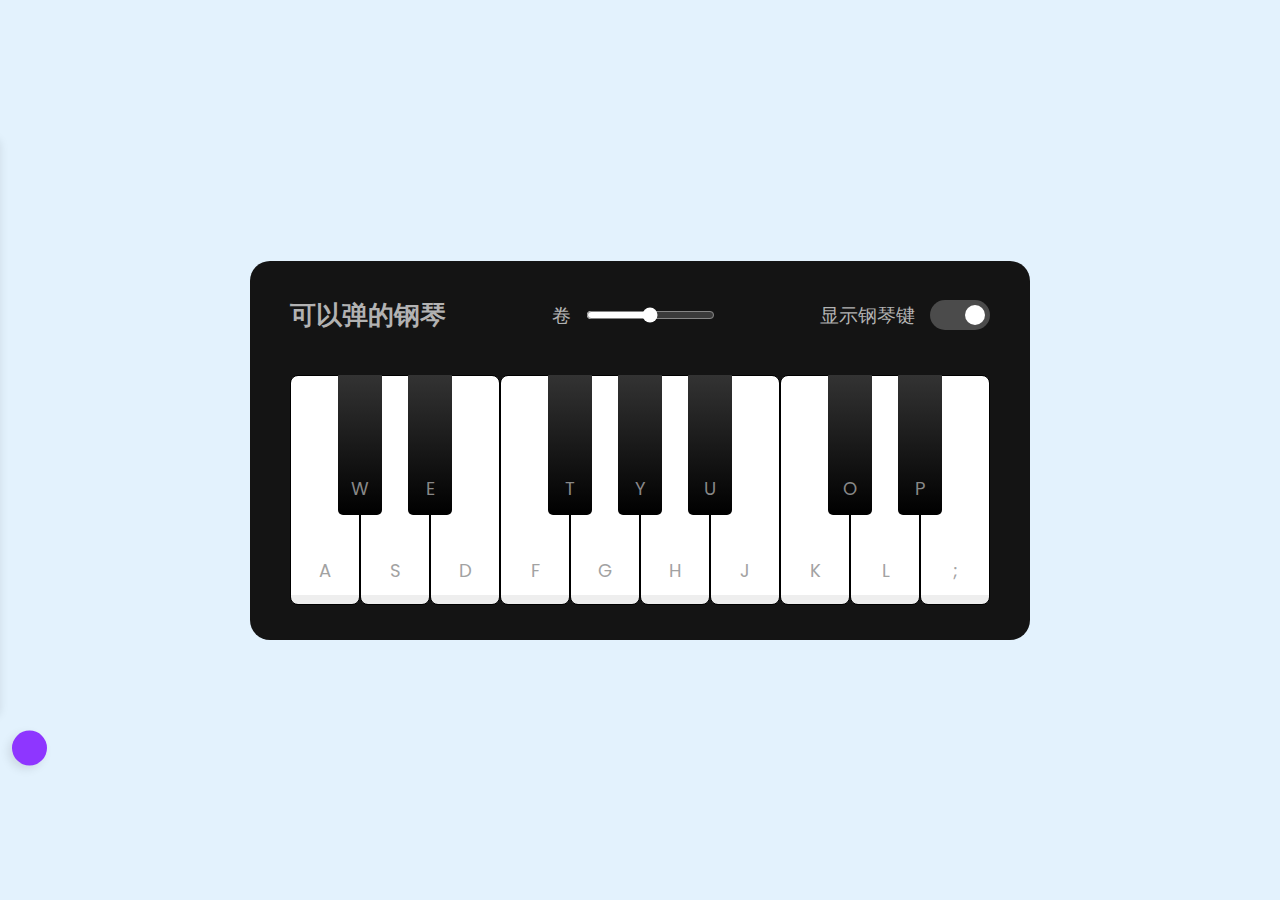
<file: Playable PIANO in JavaScript/index.html>
<!DOCTYPE html>
<html lang="en" dir="ltr">
  <head>
    <meta charset="utf-8">
    <title>html+css+js实现可弹的钢琴</title>
    <link rel="stylesheet" href="style.css">
    <link rel="stylesheet" href="icon.css">
    <meta name="viewport" content="width=device-width, initial-scale=1.0">
    <script src="script.js" defer></script>
  </head>
  <body>
    <div class="wrapper">
      <header>
        <h2>可以弹的钢琴</h2>
        <div class="column volume-slider">
          <span>卷</span><input type="range" min="0" max="1" value="0.5" step="any">
        </div>
        <div class="column keys-checkbox">
          <span>显示钢琴键</span><input type="checkbox" checked>
        </div>
      </header>
      <ul class="piano-keys">
        <li class="key white" data-key="a"><span>a</span></li>
        <li class="key black" data-key="w"><span>w</span></li>
        <li class="key white" data-key="s"><span>s</span></li>
        <li class="key black" data-key="e"><span>e</span></li>
        <li class="key white" data-key="d"><span>d</span></li>
        <li class="key white" data-key="f"><span>f</span></li>
        <li class="key black" data-key="t"><span>t</span></li>
        <li class="key white" data-key="g"><span>g</span></li>
        <li class="key black" data-key="y"><span>y</span></li>
        <li class="key white" data-key="h"><span>h</span></li>
        <li class="key black" data-key="u"><span>u</span></li>
        <li class="key white" data-key="j"><span>j</span></li>
        <li class="key white" data-key="k"><span>k</span></li>
        <li class="key black" data-key="o"><span>o</span></li>
        <li class="key white" data-key="l"><span>l</span></li>
        <li class="key black" data-key="p"><span>p</span></li>
        <li class="key white" data-key=";"><span>;</span></li>
      </ul>
    </div>

    <div class="container">
      <span class="close-btn">
        <i class="fa-solid fa-xmark"></i>
      </span>
  
      <div class="media-icons">
        <a href="#" style="background: #1da1f2;">
          <i class="fa-solid fa-envelope"></i>
          <!-- <i class="fa-brands fa-pinterest"></i> -->
          <span class="tooltip" style="color: #1da1f2;">Mail</span>
        </a>
        <a href="https://www.youtube.com/@RADWIMPS_official" style="background: #ff0000;">
          <i class="fa-brands fa-youtube"></i>
          <span class="tooltip" style="color: #ff0000;">YouTube</span>
        </a>
        <a href="https://www.tiktok.com/@radwimps_official" style="background: #000000;">
          <i class="fa-brands fa-tiktok"></i>
          <span class="tooltip" style="color: black;">Tiktok</span>
        </a>
        <a href="https://www.instagram.com/radwimps_jp" style="background: #E4405F; font-size: 24px;">
          <i class="fa-brands fa-instagram"></i>
          <span class="tooltip" style="color: #ff0000;">Instagram</span>
        </a>
        <a href="https://twitter.com/RADWIMPS" style="background: #1da1f2;">
          <i class="fa-brands fa-twitter"></i>
          <span class="tooltip" style="color: #1da1f2;">Twitter</span>
        </a>
        <a href="https://www.facebook.com/radwimps.official" style="background: #4267b2;">
          <i class="fa-brands fa-facebook-f"></i>
          <span class="tooltip" style="color: #4267b2;">Facebook</span>
        </a>
        <a href="#" style="background: #0088CC; font-size: 18px;">
          <i class="fa-brands fa-telegram"></i>
          <!-- <img src="images/Telegram_(software)-Logo.wine.png" style="height: 48px; width: 48px; border-radius: 50%;" alt=""> -->
          <!-- <i class="fa-brands fa-dribbble"></i> -->
          <span class="tooltip" style="color: #0088CC;">Telegram</span>
        </a>
        <a href="#" style="background: #8e36ff">
          <i class="fa-brands fa-github"></i>
          <span class="tooltip" style="color: #8e36ff;">Github</span>
        </a>
        <a href="#" style="background: #00C300; font-size: 24px;">
          <i class="fa-brands fa-line"></i>
          <!-- <i class="fa-brands fa-linkedin"></i> -->
          <span class="tooltip" style="color: #00C300">Line</span>
        </a>
        <a href="#" style="background-color: #1da1f2;">
          <img src="icon32_wx_logo.png" style="height: 24px; width: 24px;" alt="">
          <span class="tooltip" style="color: #00C300">WeChat</span>
        </a>
        <a href="#" style="background: #1da1f2">
          <!-- <img src="images/Tencent_QQ-Logo.wine.png" style="height: 32px; width: 32px;" alt=""> -->
          <i class="fa-brands fa-qq"></i>
          <span class="tooltip" style="color: #1da1f2">QQ:2322189664</span>
        </a>
        <a href="../html/mine.html" style="background: #1da1f2">
          <i class="fa-solid fa-reply"></i>
          <!-- <img src="images/icon-park-outline_return.png" style="height: 16px; width: 16px;" alt=""> -->
          <!-- <span class="tooltip" style="color: #1da1f2">返回</span> -->
        </a>
      </div>
    </div>
  
    <script>
      const closeBtn = document.querySelector(".close-btn");
  
      closeBtn.addEventListener("click", () => {
        closeBtn.classList.toggle("open");
      });
    </script>

  </body>
</html>
</file>
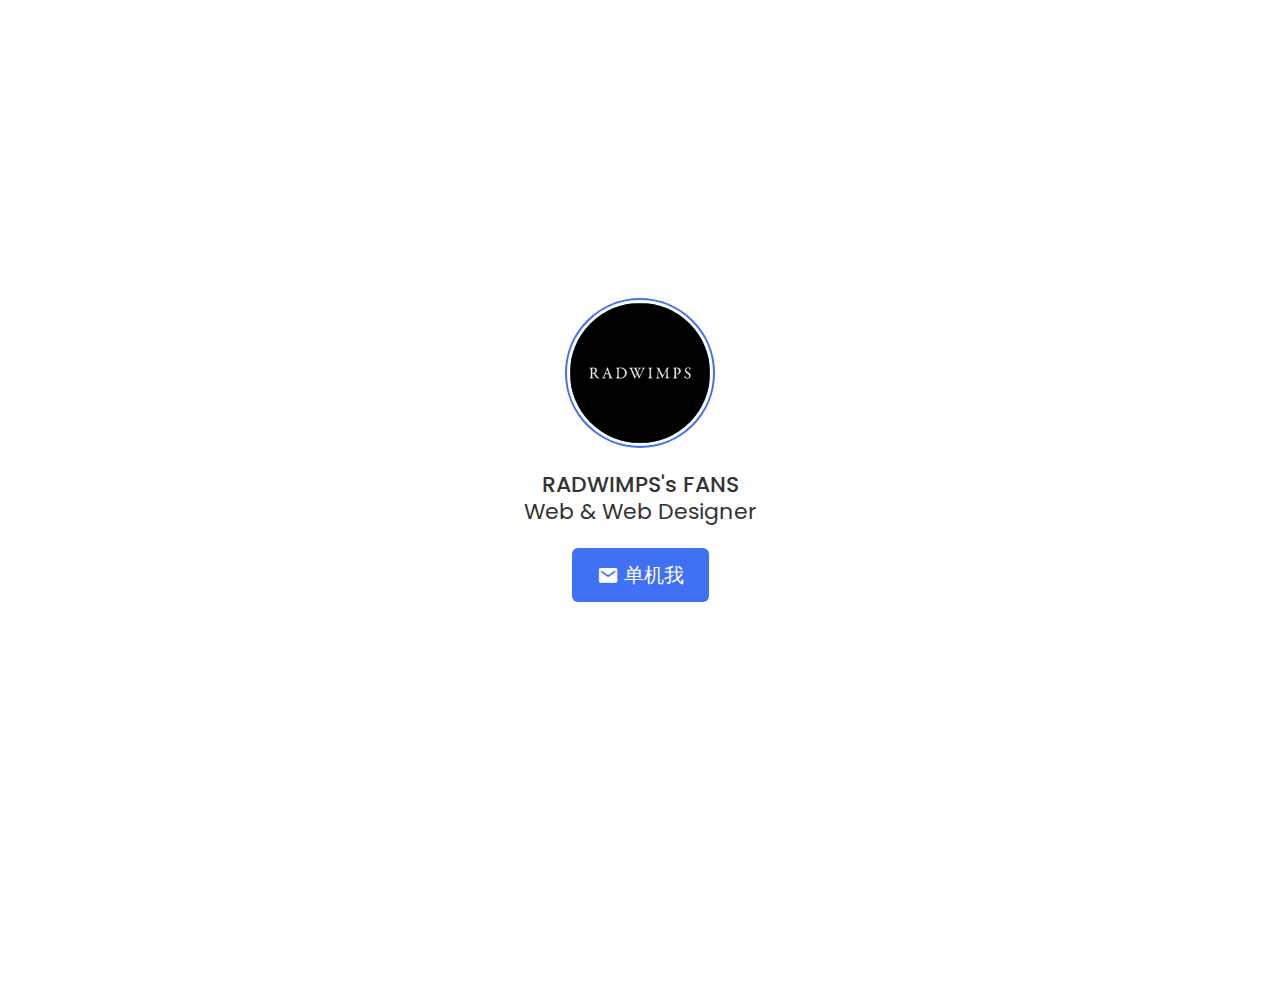
<file: html/feedback.html>
<!DOCTYPE html>
<html lang="en">
<head>
    <meta charset="UTF-8">
    <meta http-equiv="X-UA-Compatible" content="IE=edge">
    <meta name="viewport" content="width=device-width, initial-scale=1.0">
    <title>Animated Popup Modal Box</title>
    <link rel="stylesheet" href="../css/feedback.css">
    <link href='https://unpkg.com/boxicons@2.1.1/css/boxicons.min.css' rel='stylesheet'>
</head>
<body>
    <section>
        <div class="profile">
            <div class="profile-img">
                <img src="../images/RADWIMPS.jpg" alt="">
            </div>
            <span class="name">RADWIMPS's FANS</span>
            <span class="profession">Web & Web Designer</span>
            <div id="hireBtn" class="button">
                <i class="bx bxs-envelope"></i>
                <button>单机我</button>
            </div>
        </div>
        <div class="popup-outer">
            <div class="popup-box">
                <i id="close" class="bx bx-x close"></i>
                <div class="profile-text">
                    <img src="../images/RADWIMPS.jpg" alt="">
                    <div class="text">
                        <span class="name">RADWIMPS's FANS</span>
                         <span class="profession">Web & Web Designer</span>
                    </div>
                </div>
                <form action="#">
                    <textarea spellcheck="false" placeholder="输入您的意见"></textarea>
                    <div class="button">
                        <button id="close" class="cancel">取消</button>
                        <button class="send">发送</button>
                    </div>
                </form>
            </div>
        </div>
    </section>

    <script>
        const section = document.querySelector("section"),
      hireBtn = section.querySelector("#hireBtn"),
      closeBtn = section.querySelectorAll("#close"),
      textArea = section.querySelector("textarea");
 
      hireBtn.addEventListener("click" , () =>{
        section.classList.add("show");
      });

      closeBtn.forEach(cBtn => {
        cBtn.addEventListener("click" , ()=>{
            section.classList.remove("show");
            textArea.value = "";
        });
      });
    </script>
    
</body>
</html>
</file>
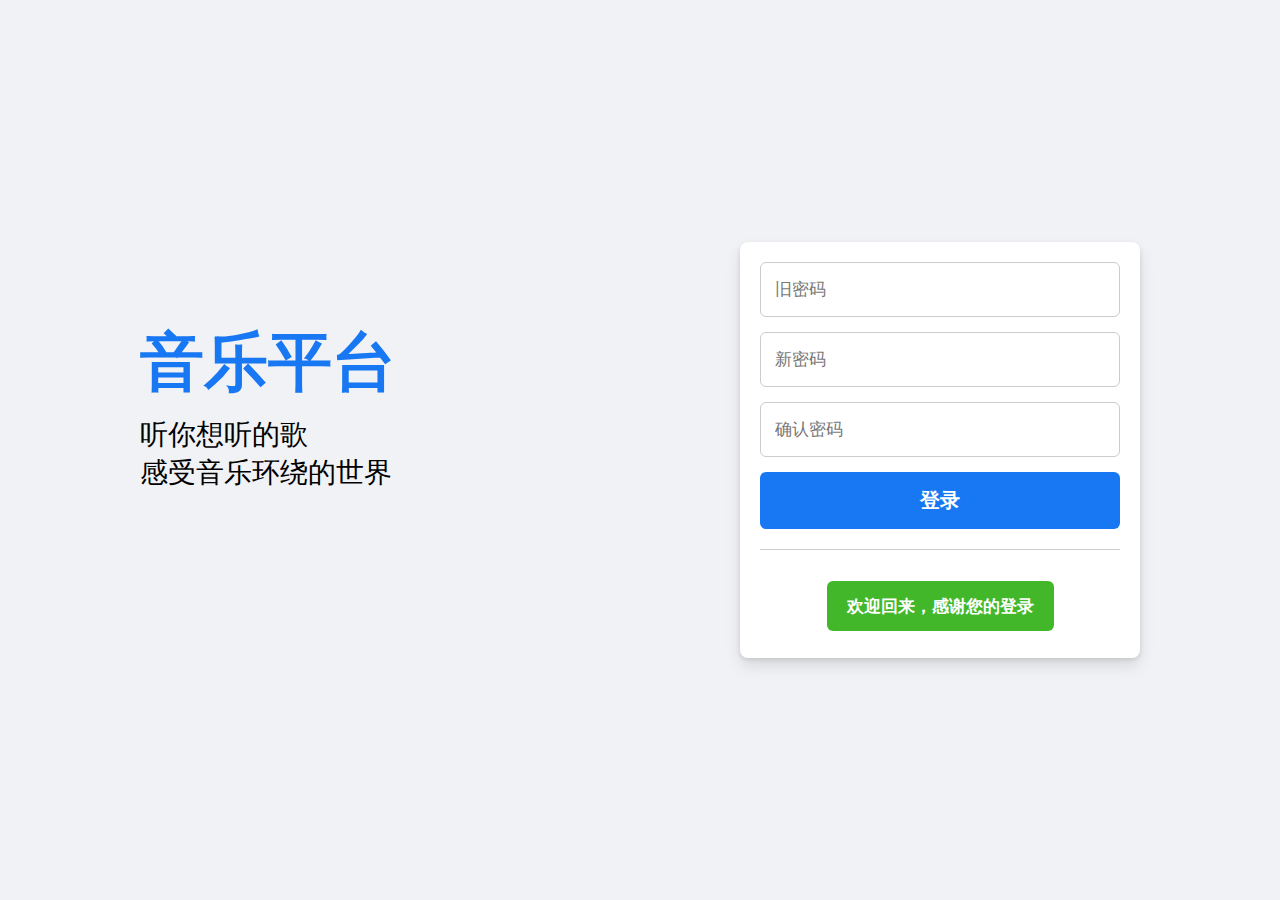
<file: html/fogot.html>
<!DOCTYPE html>
<html lang="en">
  <head>
    <meta charset="UTF-8">
    <meta name="viewport" content="width=device-width, initial-scale=1.0">
    <title>音乐账号</title>
    <link rel="stylesheet" href="../css/login.css">
  </head>
  <body>
    <div class="container flex">
      <div class="music-page flex">
        <div class="text">
          <h1>音乐平台</h1>
          <p>听你想听的歌</p>
          <p>感受音乐环绕的世界</p>
        </div>
        <form action="#">
          <input type="email" placeholder="旧密码" required>
          <input type="password" placeholder="新密码" required>
          <input type="password" placeholder="确认密码" required>
          <div class="link">
            <button type="submit" class="login" onclick="alert('欢迎回来，感谢您的登录！')"><span onclick="showWelcomePopup()">登录</span></button>
          </div>
          <hr>
          <div class="button">
            <a href="#">欢迎回来，感谢您的登录</a>
          </div>
        </form>
      </div>
    </div>
    <!-- <script>
      function showWelcomePopup() {
          alert("欢迎回来！感谢您的登录。");
      }
  </script> -->
  </body>
</html>
</file>
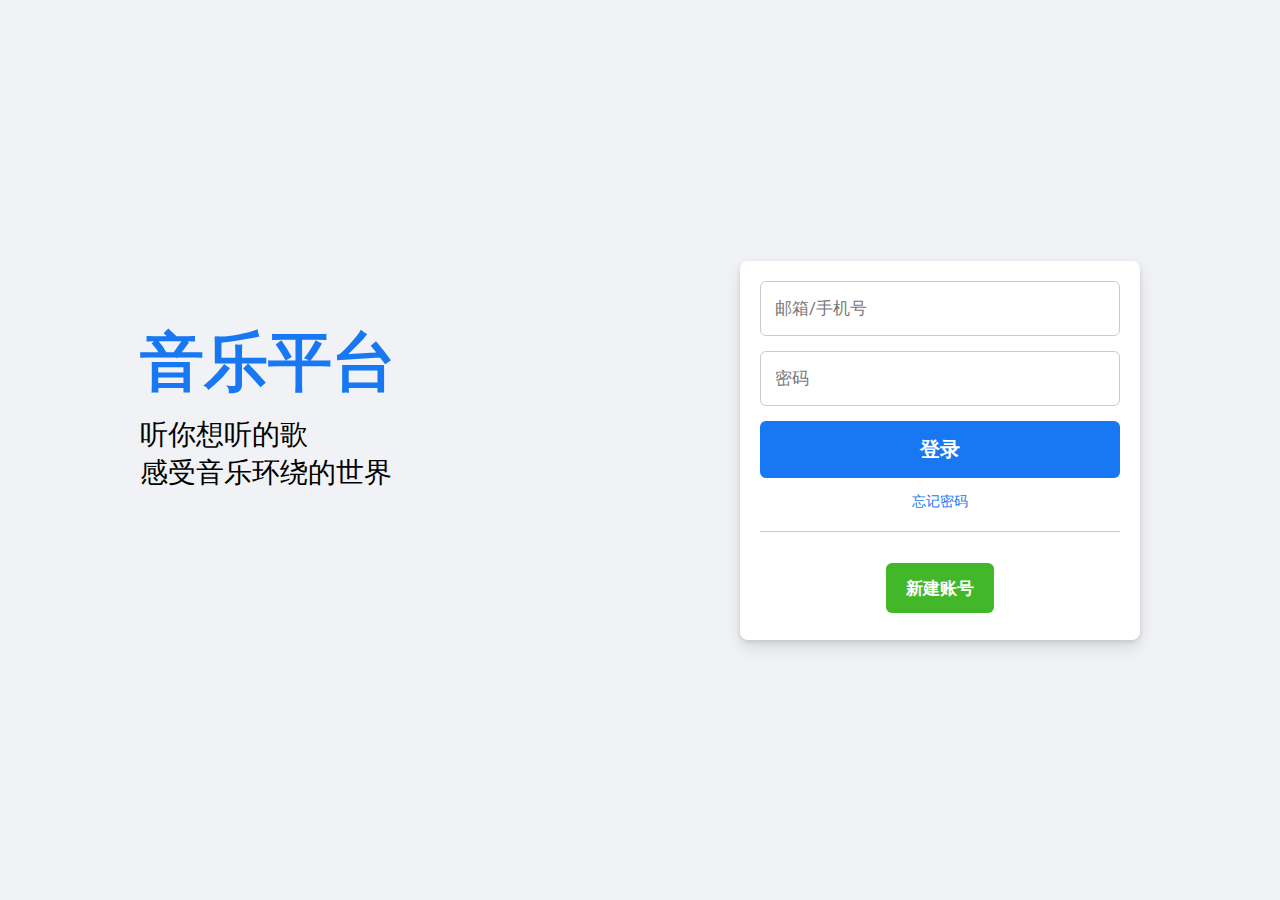
<file: html/login.html>
<!DOCTYPE html>
<html lang="en">
  <head>
    <meta charset="UTF-8">
    <meta name="viewport" content="width=device-width, initial-scale=1.0">
    <title>音乐账号</title>
    <link rel="stylesheet" href="../css/login.css">
  </head>
  <body>
    <div class="container flex">
      <div class="music-page flex">
        <div class="text">
          <h1>音乐平台</h1>
          <p>听你想听的歌</p>
          <p>感受音乐环绕的世界</p>
        </div>
        <form action="#">
          <input type="email" placeholder="邮箱/手机号" required>
          <input type="password" placeholder="密码" required>
          <div class="link">
            <button type="submit" class="login" onclick="alert('欢迎回来，感谢您的登录！')"><span onclick="showWelcomePopup()">登录</span></button>
            <a href="fogot.html" class="forgot">忘记密码</a>
          </div>
          <hr>
          <div class="button">
            <a href="signup.html">新建账号</a>
          </div>
        </form>
      </div>
    </div>
    <!-- <script>
      function showWelcomePopup() {
          alert("欢迎回来，感谢您的登录。");
      }
  </script> -->
  </body>
</html>
</file>
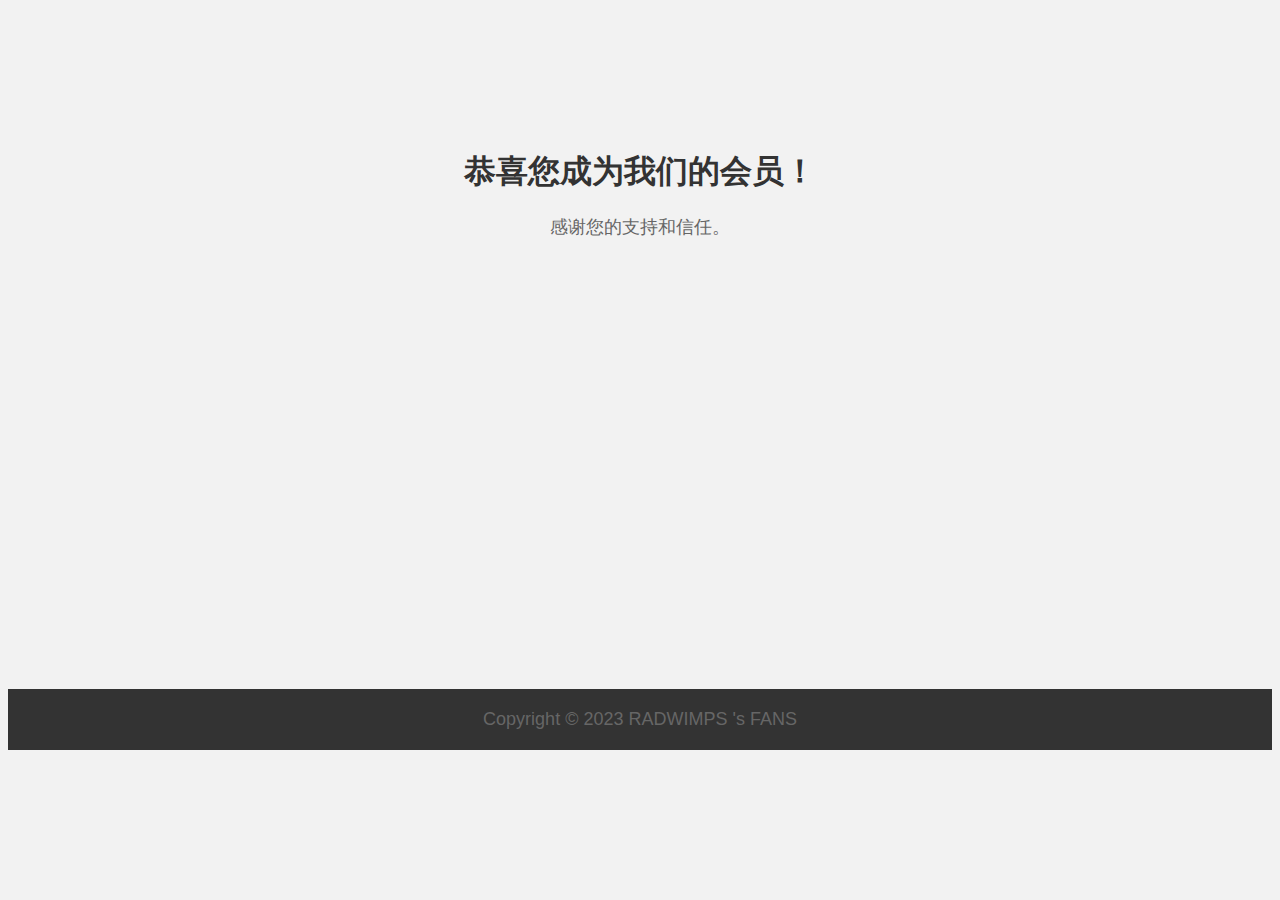
<file: html/notification.html>
<!DOCTYPE html>
<html>
<head>
  <title>恭喜成为会员</title>
  <style>
    body {
      background-color: #f2f2f2;
      font-family: Arial, sans-serif;
      text-align: center;
    }
    
    h1 {
      color: #333333;
      margin-top: 150px;
    }
    
    p {
      color: #666666;
      font-size: 18px;
      margin-bottom: 50px;
    }
    
    .membership {
      background-color: #ffffff;
      border: 1px solid #dddddd;
      border-radius: 5px;
      display: inline-block;
      padding: 20px;
      margin-top: 50px;
    }
    
    .membership h2 {
      color: #333333;
      font-size: 24px;
      margin-bottom: 20px;
    }
    
    .membership p {
      color: #666666;
      font-size: 18px;
      margin-bottom: 10px;
    }
    
    .membership ul {
      text-align: left;
      margin-left: 30px;
      margin-top: 20px;
    }
    
    .membership ul li {
      margin-bottom: 10px;
    }
    
    .membership a {
      background-color: #ff8800;
      color: #ffffff;
      display: inline-block;
      padding: 10px 20px;
      text-decoration: none;
      font-weight: bold;
      border-radius: 4px;
      margin-top: 20px;
    }
    
    .footer {
      margin-top: 450px;
      padding: 20px;
      background-color: #333333;
      color: #ffffff;
    }
    
    .footer p {
      margin: 0;
    }
  </style>
</head>
<body>
  <h1>恭喜您成为我们的会员！</h1>
  <p>感谢您的支持和信任。</p>
  
  <!-- <div class="membership">
    <h2>会员特权</h2>
    <p>作为我们的会员，您将享受以下特权：</p>
    <ul>
      <li>专属优惠折扣</li>
      <li>提前获得新产品信息</li>
      <li>参加会员活动</li>
      <li>免费送货上门</li>
      <li>24/7客户支持</li>
    </ul>
    
    <a href="#">立即开始使用</a>
  </div> -->
  
  <div class="footer">
    <p>Copyright &copy; 2023 RADWIMPS 's FANS</p>
  </div>
</body>
</html>
</file>
<file: Playable PIANO in JavaScript/style.css>
@import url('https://fonts.googleapis.com/css2?family=Poppins:wght@400;500;600&display=swap');
* {
  margin: 0;
  padding: 0;
  box-sizing: border-box;
  font-family: 'Poppins', sans-serif;
}
body {
  display: flex;
  align-items: center;
  justify-content: center;
  min-height: 100vh;
  background: #E3F2FD;
}
.wrapper {
  padding: 35px 40px;
  border-radius: 20px;
  background: #141414;
}
.wrapper header {
  display: flex;
  color: #B2B2B2;
  align-items: center;
  justify-content: space-between;
}
header h2 {
  font-size: 1.6rem;
}
header .column {
  display: flex;
  align-items: center;
}
header span {
  font-weight: 500;
  margin-right: 15px;
  font-size: 1.19rem;
}
header input {
  outline: none;
  border-radius: 30px;
}
.volume-slider input {
  accent-color: #fff;
}
.keys-checkbox input {
  height: 30px;
  width: 60px;
  cursor: pointer;
  appearance: none;
  position: relative;
  background: #4B4B4B
}
.keys-checkbox input::before {
  content: "";
  position: absolute;
  top: 50%;
  left: 5px;
  width: 20px;
  height: 20px;
  border-radius: 50%;
  background: #8c8c8c;
  transform: translateY(-50%);
  transition: all 0.3s ease;
}
.keys-checkbox input:checked::before {
  left: 35px;
  background: #fff;
}
.piano-keys {
  display: flex;
  list-style: none;
  margin-top: 40px;
}
.piano-keys .key {
  cursor: pointer;
  user-select: none;
  position: relative;
  text-transform: uppercase;
}
.piano-keys .black {
  z-index: 2;
  width: 44px;
  height: 140px;
  margin: 0 -22px 0 -22px;
  border-radius: 0 0 5px 5px;
  background: linear-gradient(#333, #000);
}
.piano-keys .black.active {
  box-shadow: inset -5px -10px 10px rgba(255,255,255,0.1);
  background:linear-gradient(to bottom, #000, #434343);
}
.piano-keys .white {
  height: 230px;
  width: 70px;
  border-radius: 8px;
  border: 1px solid #000;
  background: linear-gradient(#fff 96%, #eee 4%);
}
.piano-keys .white.active {
  box-shadow: inset -5px 5px 20px rgba(0,0,0,0.2);
  background:linear-gradient(to bottom, #fff 0%, #eee 100%);
}
.piano-keys .key span {
  position: absolute;
  bottom: 20px;
  width: 100%;
  color: #A2A2A2;
  font-size: 1.13rem;
  text-align: center;
}
.piano-keys .key.hide span {
  display: none;
}
.piano-keys .black span {
  bottom: 13px;
  color: #888888;
}

@media screen and (max-width: 815px) {
  .wrapper {
    padding: 25px;
  }
  header {
    flex-direction: column;
  }
  header :where(h2, .column) {
    margin-bottom: 13px;
  }
  .volume-slider input {
    max-width: 100px;
  }
  .piano-keys {
    margin-top: 20px;
  }
  .piano-keys .key:where(:nth-child(9), :nth-child(10)) {
    display: none;
  }
  .piano-keys .black {
    height: 100px;
    width: 40px;
    margin: 0 -20px 0 -20px;
  }
  .piano-keys .white {
    height: 180px;
    width: 60px;
  }
}

@media screen and (max-width: 615px) {
  .piano-keys .key:nth-child(13),
  .piano-keys .key:nth-child(14),
  .piano-keys .key:nth-child(15),
  .piano-keys .key:nth-child(16),
  .piano-keys .key :nth-child(17) {
    display: none;
  }
  .piano-keys .white {
    width: 50px;
  }
}
</file>
<file: Playable PIANO in JavaScript/icon.css>
/* Google Fonts - Poppins */
@import url("https://fonts.googleapis.com/css2?family=Poppins:wght@300;400;500;600&display=swap");

* {
  margin: 0;
  padding: 0;
  box-sizing: border-box;
  font-family: "Poppins", sans-serif;
}
/* body {
  background: #e3f2fd;
} */
.container {
  position: absolute;
  top: 50%;
  left: 0;
  transform: translateY(-50%);
  display: flex;
  flex-direction: column-reverse;
  align-items: center;
}
.media-icons {
  display: flex;
  align-items: flex-start;
  flex-direction: column;
  justify-content: center;
  background-color: #fff;
  padding: 6px;
  border-radius: 6px;
  box-shadow: 0 5px 10px rgba(0, 0, 0, 0.1);
  transform: translateX(-100%);
  transition: all 0.5s cubic-bezier(0.68, -0.55, 0.265, 1.55);
}
.close-btn.open ~ .media-icons {
  transform: translateX(0);
}
.media-icons a {
  text-decoration: none;
  position: relative;
  height: 35px;
  width: 35px;
  display: flex;
  align-items: center;
  justify-content: center;
  border-radius: 6px;
  margin: 6px;
}
.media-icons a i {
  color: #fff;
}
.media-icons a .tooltip {
  position: absolute;
  left: 55px;
  font-size: 14px;
  font-weight: 400;
  pointer-events: none;
  background-color: #fff;
  padding: 4px 8px;
  border-radius: 4px;
  transform: translateY(-25px);
  opacity: 0;
  transition: all 0.2s linear;
  box-shadow: 0 5px 10px rgba(0, 0, 0, 0.05);
}
a:hover .tooltip {
  opacity: 1;
  transform: translateY(0);
}
a .tooltip::before {
  content: "";
  position: absolute;
  height: 10px;
  width: 10px;
  top: 50%;
  left: -5px;
  transform: translateY(-50%) rotate(45deg);
  background-color: #fff;
}
.close-btn {
  display: flex;
  align-items: center;
  justify-content: center;
  height: 35px;
  width: 35px;
  border-radius: 50%;
  color: #fff;
  font-size: 18px;
  margin-top: 20px;
  background-color: #8e36ff;
  box-shadow: 0 5px 10px rgba(0, 0, 0, 0.1);
  cursor: pointer;
  transform: rotate(45deg);
  transition: all 0.5s cubic-bezier(0.68, -0.55, 0.265, 1.55);
}
.close-btn.open {
  transform: rotate(90deg);
  background-color: #de0611;
}
</file>
<file: css/feedback.css>
/* Google Font Import - Poppins */
@import url("https://fonts.googleapis.com/css2?family=Poppins:wght@300;400;500;600;700&display=swap");
* {
  margin: 0;
  padding: 0;
  box-sizing: border-box;
  font-family: "Poppins", sans-serif;
}
body {
  overflow: hidden;
}
section {
  position: relative;
  height: 100vh;
  width: 100%;
  display: flex;
  align-items: center;
  justify-content: center;
}
section .profile {
  display: flex;
  align-items: center;
  flex-direction: column;
  justify-content: center;
}
section.show .profile {
  display: none;
}
section .profile .profile-img {
  height: 150px;
  width: 150px;
  border-radius: 50%;
  background: #4070f4;
  padding: 2px;
  margin-bottom: 20px;
}
.profile .profile-img img {
  height: 100%;
  width: 100%;
  object-fit: cover;
  border-radius: 50%;
  border: 3px solid #fff;
}
.profile .name,
.profile .profession {
  font-size: 22px;
  font-weight: 500;
  color: #333;
}
.profile .profession {
  font-weight: 400;
  margin-top: -6px;
}
.profile .button {
  display: flex;
  align-items: center;
  padding: 12px 25px;
  background: #4070f4;
  margin-top: 20px;
  border-radius: 6px;
  cursor: pointer;
  font-size: 24px;
  transition: all 0.3s ease;
}
.profile .button:hover {
  background: #275df1;
}
.profile .button i {
  color: #fff;
  font-size: 22px;
  margin-right: 5px;
}
.profile .button button {
  background: none;
  outline: none;
  border: none;
  font-size: 20px;
  color: #fff;
  pointer-events: none;
}

section .popup-outer {
  position: absolute;
  display: flex;
  align-items: center;
  justify-content: center;
  height: 100%;
  width: 100%;
  background: rgba(0, 0, 0, 0.4);
  opacity: 0;
  pointer-events: none;
  box-shadow: 0 10px 15px rgba(0, 0, 0, 0.1);
  transform: scale(1.2);
  transition: all 0.3s ease-in-out;
}
section.show .popup-outer {
  opacity: 1;
  pointer-events: auto;
  transform: scale(1);
}
section .popup-box {
  position: relative;
  padding: 30px;
  max-width: 420px;
  width: 100%;
  background: #fff;
  border-radius: 12px;
}
.popup-box .close {
  position: absolute;
  top: 16px;
  right: 16px;
  font-size: 30px;
  color: #b4b4b4;
  cursor: pointer;
  transition: all 0.2s ease;
}
.popup-box .close:hover {
  color: #333;
}
section .popup-box .profile-text {
  display: flex;
  align-items: center;
}
section .popup-box img {
  height: 70px;
  width: 70px;
  object-fit: cover;
  border-radius: 50%;
}
.profile-text .text {
  display: flex;
  flex-direction: column;
  margin-left: 15px;
}
.profile-text .text .name {
  font-size: 20px;
  font-weight: 400;
}
.profile-text .text .profession {
  font-size: 20px;
  font-weight: 500;
}
section .popup-box textarea {
  min-height: 200px;
  width: 100%;
  margin-top: 20px;
  outline: none;
  border: 1px solid #ddd;
  padding: 12px;
  border-radius: 6px;
  resize: none;
  font-size: 18px;
  font-weight: 400;
  background: #f3f3f3;
}
section .popup-box .button {
  display: flex;
  justify-content: flex-end;
  margin-top: 15px;
}
.popup-box .button button {
  outline: none;
  border: none;
  padding: 8px 14px;
  border-radius: 6px;
  background: #6f93f6;
  margin-left: 12px;
  color: #fff;
  font-size: 14px;
  cursor: pointer;
  transition: all 0.3s ease;
}
.button button.cancel {
  background: #f082ac;
}
.button button.cancel:hover {
  background: #ec5f95;
}
.button button.send:hover {
  background: #275df1;
}
</file>
<file: css/login.css>
@import url('https://fonts.googleapis.com/css2?family=Roboto:wght@300;400;500;700&display=swap');

* {
margin: 0;
padding: 0;
box-sizing: border-box;
font-family: 'Roboto', sans-serif;
}

.flex {
display: flex;
align-items: center;
}

.container {
padding: 0 15px;
min-height: 100vh;
justify-content: center;
background: #f0f2f5;
}

.music-page {
justify-content: space-between;
max-width: 1000px;
width: 100%;
}

.music-page .text {
margin-bottom: 90px;
}

.music-page h1 {
color: #1877f2;
font-size: 4rem;
margin-bottom: 10px;
}

.music-page p {
font-size: 1.75rem;
white-space: nowrap;
}

form {
display: flex;
flex-direction: column;
background: #fff;
border-radius: 8px;
padding: 20px;
box-shadow: 0 2px 4px rgba(0, 0, 0, 0.1),
    0 8px 16px rgba(0, 0, 0, 0.1);
max-width: 400px;
width: 100%;
}

form input {
height: 55px;
width: 100%;
border: 1px solid #ccc;
border-radius: 6px;
margin-bottom: 15px;
font-size: 1rem;
padding: 0 14px;
}

form input:focus {
outline: none;
border-color: #1877f2;
}

::placeholder {
color: #777;
font-size: 1.063rem;
}

.link {
display: flex;
flex-direction: column;
text-align: center;
gap: 15px;
}

.link .login {
border: none;
outline: none;
cursor: pointer;
background: #1877f2;
padding: 15px 0;
border-radius: 6px;
color: #fff;
font-size: 1.25rem;
font-weight: 600;
transition: 0.2s ease;
}

.link .login:hover {
background: #0d65d9;
}

form a {
text-decoration: none;
}

.link .forgot {
color: #1877f2;
font-size: 0.875rem;
}

.link .forgot:hover {
text-decoration: underline;
}

hr {
border: none;
height: 1px;
background-color: #ccc;
margin-bottom: 20px;
margin-top: 20px;
}

.button {
margin-top: 25px;
text-align: center;
margin-bottom: 20px;
}

.button a {
padding: 15px 20px;
background: #42b72a;
border-radius: 6px;
color: #fff;
font-size: 1.063rem;
font-weight: 600;
transition: 0.2s ease;
}

.button a:hover {
background: #3ba626;
}

@media (max-width: 900px) {
.facebook-page {
    flex-direction: column;
    text-align: center;
}

.facebook-page .text {
    margin-bottom: 30px;
}
}

@media (max-width: 460px) {
.facebook-page h1 {
    font-size: 3.5rem;
}

.facebook-page p {
    font-size: 1.3rem;
}

form {
    padding: 15px;
}
}
</file>
